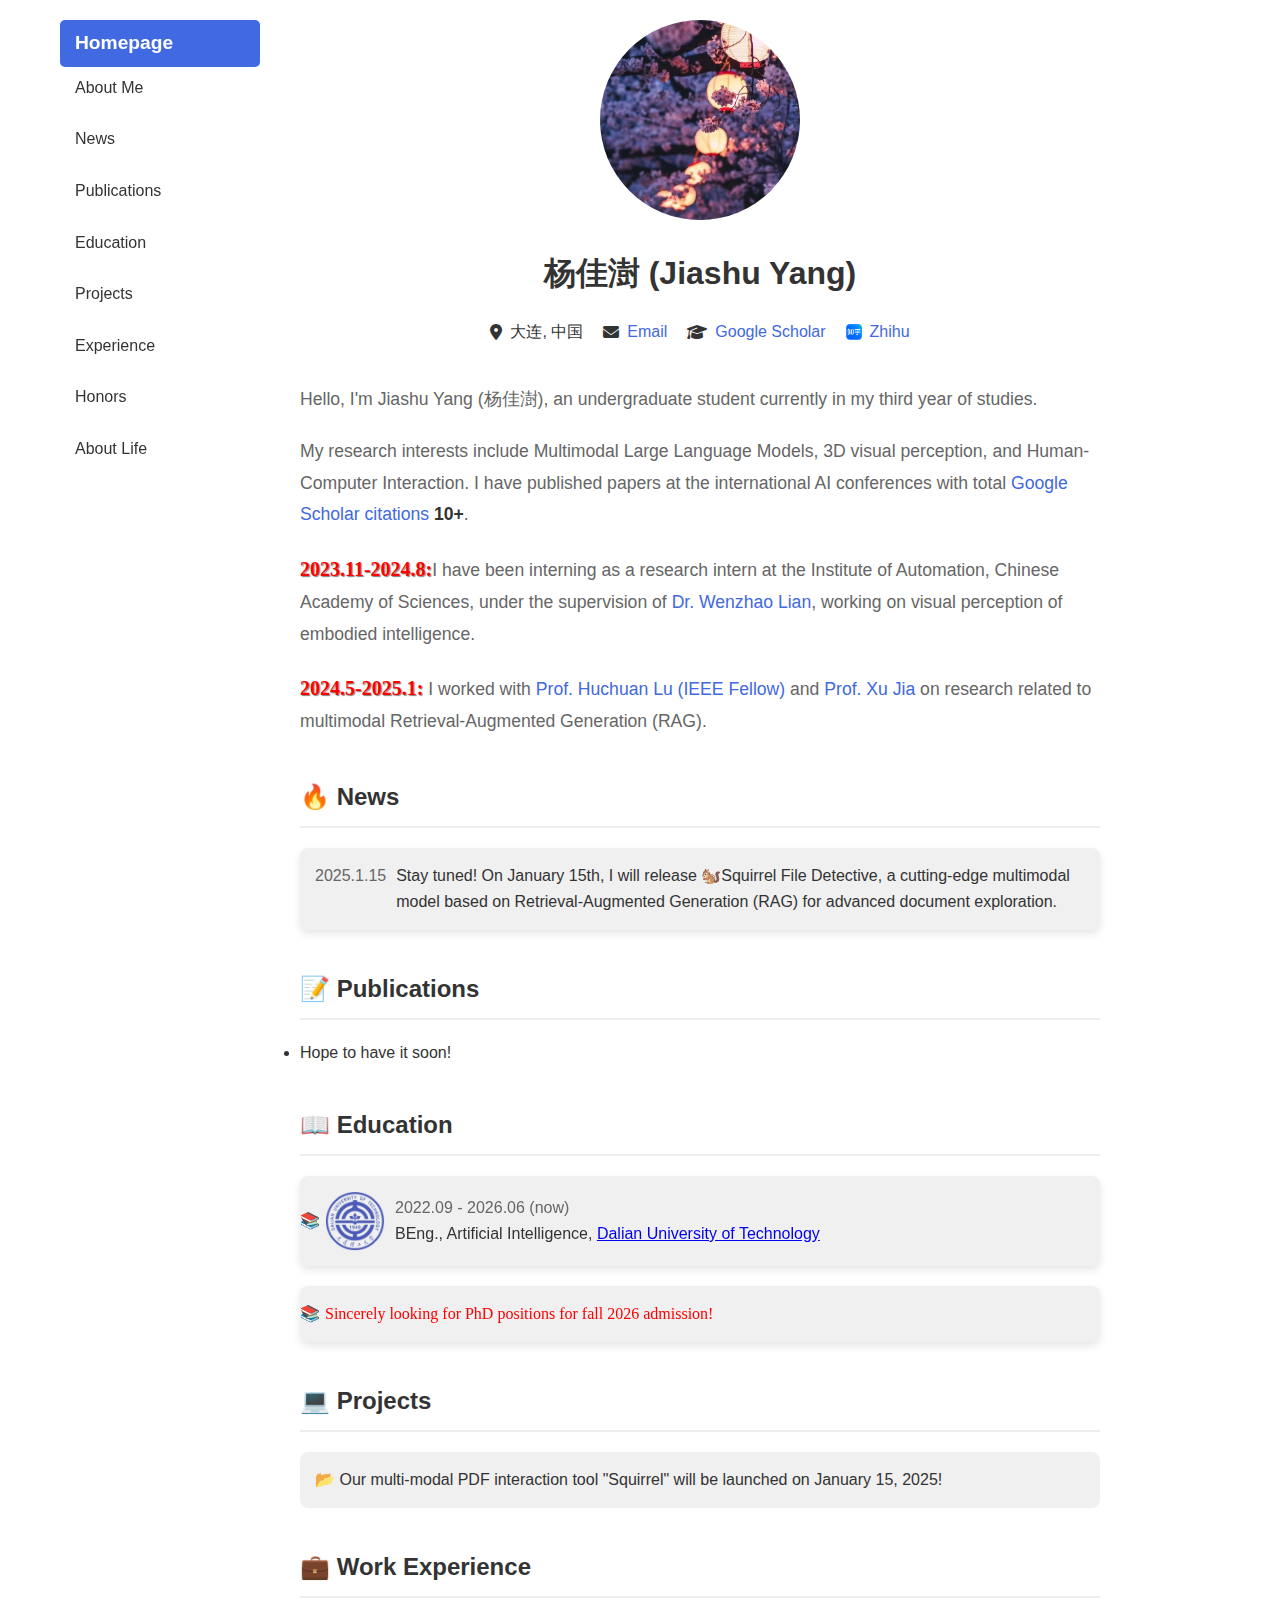
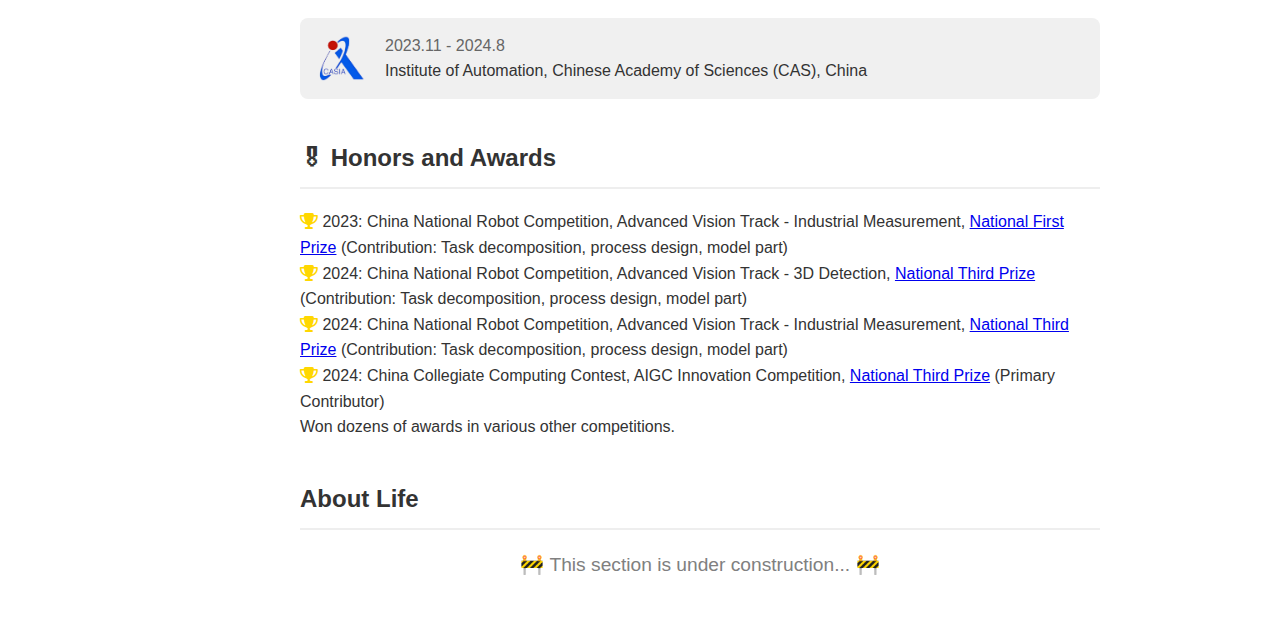
<file: index.html>
<!DOCTYPE html>
<html lang="zh">
<head>
    <meta charset="UTF-8">
    <meta name="viewport" content="width=device-width, initial-scale=1.0">
    <title>杨佳澍的个人主页</title>
    <link rel="stylesheet" href="css/style.css">
    <link rel="stylesheet" href="https://cdnjs.cloudflare.com/ajax/libs/font-awesome/6.4.0/css/all.min.css">
</head>
<body>
    <div class="container">
        <nav>
            <ul>
                <li><a href="#" class="active">Homepage</a>
                    <ul>
                        <li><a href="#about">About Me</a></li>
                        <li><a href="#news">News</a></li>
                        <li><a href="#publications">Publications</a></li>
                        <li><a href="#education">Education</a></li>
                        <li><a href="#projects">Projects</a></li>
                        <li><a href="#experience">Experience</a></li>
                        <li><a href="#honors">Honors</a></li>
                    </ul>
                </li>
                <li><a href="#about-life">About Life</a></li>
            </ul>
        </nav>

        <div class="main-content">
            <div class="profile-section">
                <img src="images/头像.jpg" alt="杨佳澍的照片" class="profile-image">
                <h1>杨佳澍 (Jiashu Yang)</h1>
                <p class="affiliation"></p>
                <div class="contact-info">
                    <p><i class="fas fa-map-marker-alt"></i> 大连, 中国</p>
                    <p><i class="fas fa-envelope"></i> <a href="mailto:your.email@example.com">Email</a></p>
                    <!-- <p><i class="fab fa-github"></i> <a href="https://github.com/yangjiashu">Github</a></p> -->
                    <p><i class="fas fa-graduation-cap"></i> <a href="https://scholar.google.com/citations?user=BRXghWcAAAAJ&hl=en">Google Scholar</a></p>
                    <p><img src="images/zhi.png" alt="Zhihu Icon" style="width: 16px; height: 16px;"> <a href="https://www.zhihu.com/people/22-49-46-76/posts">Zhihu</a></p>
                </div>
            </div>

            <div class="content-section">
                <div id="about">
                    <p class="intro">
                        Hello, I'm Jiashu Yang (杨佳澍), an undergraduate student currently in my third year of studies.
                    </p>
                    <p class="intro">
                        My research interests include Multimodal Large Language Models, 3D visual perception, and Human-Computer Interaction. I have published papers at the international AI conferences with total <a href='https://scholar.google.com/citations?user=BRXghWcAAAAJ&hl=en'>Google Scholar citations <strong>10+</strong></a>.
                    </p>
                    <p class="intro">
                        <span style="color: #FF0000; font-weight: bold; font-family: 'Times New Roman', Times, serif; text-shadow: 1px 1px 1px rgba(0, 0, 0, 0.5); font-size: 20px;">2023.11-2024.8:</span>I have been interning as a research intern at the Institute of Automation, Chinese Academy of Sciences, under the supervision of <a href='https://lianwenzhao.github.io/'>Dr. Wenzhao Lian</a>, working on visual perception of embodied intelligence.
                    </p>
                    <p class="intro">
                        <span style="color: #FF0000; font-weight: bold; font-family: 'Times New Roman', Times, serif; text-shadow: 1px 1px 1px rgba(0, 0, 0, 0.5); font-size: 20px;">2024.5-2025.1:</span> I worked with <a href='https://scholar.google.com/citations?user=D3nE0agAAAAJ&hl=zh-CN&oi=ao'>Prof. Huchuan Lu (IEEE Fellow)</a> and <a href='https://stephenjia.github.io/'>Prof. Xu Jia</a> on research related to multimodal Retrieval-Augmented Generation (RAG).
                    </p>
                </div>

                <div id="news">
                    <h2>🔥 News</h2>
                    <ul class="news-list">
                        <!-- Original content (commented out): -->
                        <!-- 
                        <li><span class="date">2024.12:</span> 🎉🎉I've just released <a href='https://www.dlut.edu.cn/'>Squirrel File Detective</a>, a multimodal model for deep interaction with PDFs. 🐿️Dive in and explore the future of document analysis and interaction!</li>
                        -->
                        <li><span class="date">2025.1.15</span> Stay tuned! On January 15th, I will release 🐿️Squirrel File Detective</a>, a cutting-edge multimodal model based on Retrieval-Augmented Generation (RAG) for advanced document exploration.</li>                    </ul>
                </div>                
                

                <div id="publications">
                    <h2>📝 Publications</h2>
                        <li>Hope to have it soon!</li>    
                    </ul>
                </div>

                <div id="education">
                    <h2>📖 Education</h2>
                    <ul class="education-list">
                        <li style="display: flex; align-items: center; gap: 10px;">
                            <img src="images/dlut_logo.png" alt="Dalian University of Technology Logo" style="width: 60px; height: 60px;">
                            <div>
                                <span class="date">2022.09 - 2026.06 (now)</span><br>
                                BEng., Artificial Intelligence, <a href="https://www.dlut.edu.cn/">Dalian University of Technology</a>
                            </div>
                        </li>
                        <li style="color: red; font-family: 'Times New Roman', Times, serif;">
                            Sincerely looking for PhD positions for fall 2026 admission!
                        </li>
                    </ul>
                </div>
                

                <div id="projects">
                    <h2>💻 Projects</h2>
                    <ul class="projects-list">
                        <li>📂 Our multi-modal PDF interaction tool "Squirrel" will be launched on January 15, 2025!</li>
                    </ul>
                </div>

                <div id="experience">
                    <h2>💼 Work Experience</h2>
                    <ul class="experience-list">
                        <li>
                            <div class="experience-item">
                                <img src="assets/images/CASIA.jpg" alt="Institute of Automation Logo" width="50">
                                <div class="experience-content">
                                    <span class="date">2023.11 - 2024.8</span><br>
                                    Institute of Automation, Chinese Academy of Sciences (CAS), China
                                </div>
                            </div>
                        </li>
                    </ul>
                </div>

                <div id="honors">
                    <h2>🎖 Honors and Awards</h2>
                    <ul class="honors-list">
                        <li><i class="fas fa-trophy"></i> 2023: China National Robot Competition, Advanced Vision Track - Industrial Measurement, <a href="#" onclick="showAward('award_1.png'); return false;">National First Prize</a> (Contribution: Task decomposition, process design, model part)</li>
                        <li><i class="fas fa-trophy"></i> 2024: China National Robot Competition, Advanced Vision Track - 3D Detection, <a href="#" onclick="showAward('award_2.png'); return false;">National Third Prize</a> (Contribution: Task decomposition, process design, model part)</li>
                        <li><i class="fas fa-trophy"></i> 2024: China National Robot Competition, Advanced Vision Track - Industrial Measurement, <a href="#" onclick="showAward('award_3.png'); return false;">National Third Prize</a> (Contribution: Task decomposition, process design, model part)</li>
                        <li><i class="fas fa-trophy"></i> 2024: China Collegiate Computing Contest, AIGC Innovation Competition, <a href="#" onclick="showAward('award_4.png'); return false;">National Third Prize</a> (Primary Contributor)</li>
                        <li>Won dozens of awards in various other competitions.</li>
                    </ul>
                </div>
                <div id="about-life">
                    <h2>About Life</h2>
                    <p style="text-align: center; font-size: 1.2em; color: gray;">🚧 This section is under construction... 🚧</p>
                </div>                
            </div>
        </div>
    </div>
    <div id="award-modal" style="display:none; position:fixed; z-index:1; left:0; top:0; width:100%; height:100%; overflow:auto; background-color:rgba(0,0,0,0.9);">
        <span onclick="closeModal()" style="position:absolute; top:15px; right:35px; color:#f1f1f1; font-size:40px; font-weight:bold; cursor:pointer;">&times;</span>
        <img id="award-image" style="margin:auto; display:block; width:80%; max-width:700px;">
    </div>
    <script>
        function showAward(awardImage) {
            var modal = document.getElementById('award-modal');
            var modalImg = document.getElementById('award-image');
            modal.style.display = "block";
            modalImg.src = 'images/' + awardImage;
        }

        function closeModal() {
            document.getElementById('award-modal').style.display = "none";
        }
    </script>
</body>
</html>
</file>
<file: css/style.css>
:root {
    --primary-color: #333;
    --secondary-color: #666;
    --link-color: #4169e1;
    --background-color: #fff;
    --nav-active: #f0f0f0;
}

* {
    margin: 0;
    padding: 0;
    box-sizing: border-box;
}

body {
    font-family: -apple-system, BlinkMacSystemFont, 'Segoe UI', Roboto, Oxygen, Ubuntu, Cantarell, 'Open Sans', 'Helvetica Neue', sans-serif;
    line-height: 1.6;
    color: var(--primary-color);
    background-color: var(--background-color);
}

.container {
    display: flex;
    max-width: 1200px;
    margin: 0 auto;
    padding: 20px;
    gap: 40px;
}

/* Navigation Styles */
nav {
    width: 200px;
    position: sticky;
    top: 20px;
    height: fit-content;
}

nav ul {
    list-style: none;
}

nav ul li {
    margin-bottom: 10px;
}

nav ul li a {
    display: block;
    padding: 8px 15px;
    color: var(--primary-color);
    text-decoration: none;
    border-radius: 5px;
    transition: background-color 0.3s;
}

nav ul li a:hover,
nav ul li a.active,
nav ul li a.root-title {
    font-size: 1.2em;
    font-weight: bold;
    color: #fff;
    background-color: #4169e1;
}

/* Main Content Styles */
.main-content {
    flex: 1;
    max-width: 800px;
}

.profile-section {
    text-align: center;
    margin-bottom: 40px;
}

.profile-image {
    width: 200px;
    height: 200px;
    border-radius: 50%;
    margin-bottom: 20px;
    object-fit: cover;
}

.profile-section h1 {
    font-size: 2em;
    margin-bottom: 10px;
}

.affiliation {
    color: var(--secondary-color);
    margin-bottom: 20px;
}

.contact-info {
    display: flex;
    justify-content: center;
    gap: 20px;
    flex-wrap: wrap;
}

.contact-info p {
    display: flex;
    align-items: center;
    gap: 8px;
}

.contact-info a {
    color: var(--link-color);
    text-decoration: none;
}

.contact-info a:hover {
    text-decoration: underline;
}

/* Content Sections */
.content-section > div {
    margin-bottom: 40px;
}

h2 {
    font-size: 1.5em;
    margin-bottom: 20px;
    padding-bottom: 10px;
    border-bottom: 2px solid #eee;
}

.intro {
    font-size: 1.1em;
    line-height: 1.8;
    color: var(--secondary-color);
    margin-bottom: 20px;
}

.intro strong {
    color: var(--primary-color);
}

.intro a {
    color: var(--link-color);
    text-decoration: none;
}

.intro a:hover {
    text-decoration: underline;
}

/* News Section */
.news-list {
    list-style: none;
}

.news-list li {
    margin-bottom: 20px;
    padding: 15px;
    background-color: var(--nav-active);
    border-radius: 8px;
    display: flex;
    gap: 10px;
    box-shadow: 0 4px 8px rgba(0, 0, 0, 0.1); /* 添加阴影 */
}

.date {
    color: var(--secondary-color);
    white-space: nowrap;
}

/* Publications Section */
.pub-categories {
    display: flex;
    gap: 20px;
    margin-bottom: 20px;
}

.pub-categories span {
    padding: 5px 15px;
    background-color: var(--nav-active);
    border-radius: 15px;
    cursor: pointer;
}

.publication-list {
    display: flex;
    flex-direction: column;
    gap: 20px;
}

/* Honors Section */
.honors-list {
    list-style: none;
}

.education-list li {
    margin-bottom: 20px;
    padding: 15px;
    background-color: var(--nav-active); /* 柔和的背景颜色 */
    border-radius: 8px; /* 圆角 */
    box-shadow: 0 4px 8px rgba(0, 0, 0, 0.1); /* 阴影效果 */
}


.honors-list li i {
    color: #FFD700 !important;
}


/* Education Section */
.education-list {
    list-style: none;
}

.education-list li {
    margin-bottom: 20px;
    padding-left: 25px;
    position: relative;
}

.education-list li:before {
    content: "📚";
    position: absolute;
    left: 0;
}

/* Talks Section */
.talks-list {
    list-style: none;
}

.talks-list li {
    margin-bottom: 20px;
    padding-left: 25px;
    position: relative;
}

.talks-list li:before {
    content: "🎤";
    position: absolute;
    left: 0;
}

/* Internships Section */
.internships-list {
    list-style: none;
}

.internships-list li {
    margin-bottom: 20px;
    padding-left: 25px;
    position: relative;
}

.internships-list li:before {
    content: "💼";
    position: absolute;
    left: 0;
}

/* Experience Section */
.experience-list {
    list-style: none;
}

.experience-item {
    display: flex;
    align-items: flex-start;
    gap: 20px;
    margin-bottom: 20px;
    padding: 15px;
    background-color: var(--nav-active);
    border-radius: 8px;
}

.experience-item img {
    width: 50px;
    height: 50px;
    object-fit: contain;
}

.experience-content {
    flex: 1;
}

/* Projects Section */
.projects-list {
    list-style: none;
}

.projects-list li {
    margin-bottom: 20px;
    padding: 15px;
    background-color: var(--nav-active);
    border-radius: 8px;
}

/* Publication List */
.publication-list {
    list-style: none;
}

.publication-list li {
    margin-bottom: 20px;
    padding: 15px;
    background-color: var(--nav-active);
    border-radius: 8px;
    display: flex;
    gap: 10px;
}

.date {
    color: var(--secondary-color);
    white-space: nowrap;
}

/* Responsive Design */
@media (max-width: 768px) {
    .container {
        flex-direction: column;
    }

    nav {
        width: 100%;
        position: static;
        margin-bottom: 30px;
    }

    nav ul {
        display: flex;
        flex-wrap: wrap;
        gap: 10px;
    }

    nav ul li {
        margin-bottom: 0;
    }
}
</file>
